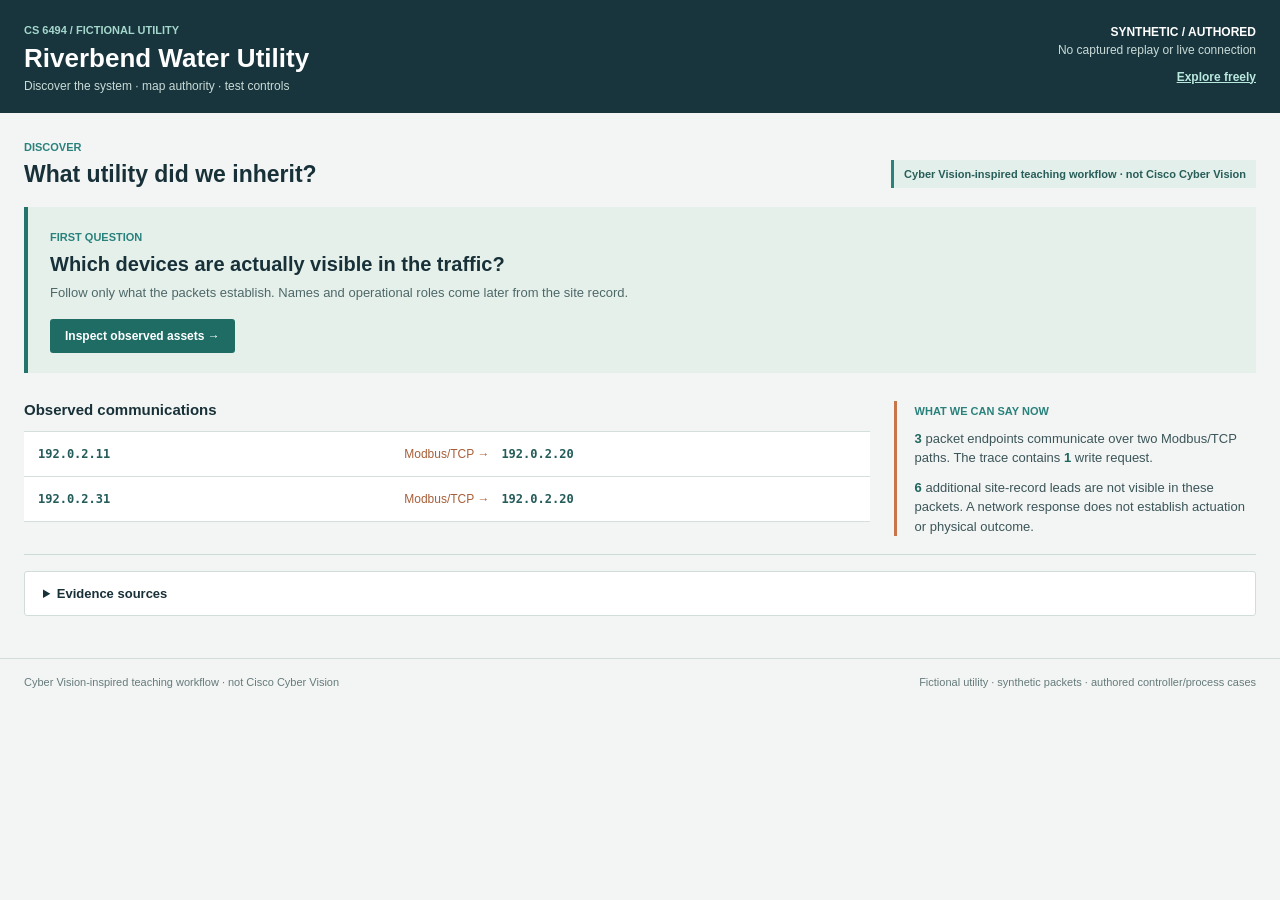
<file: labs/ctf-prep-workbench/index.html>
<!doctype html>
<html lang="en">
<head>
  <meta charset="utf-8">
  <meta name="viewport" content="width=device-width, initial-scale=1">
  <title>Utility OT Security Workbench | CS 6494</title>
  <link rel="stylesheet" href="static/app.css">
</head>
<body>
  <header class="topbar">
    <div class="brand"><span class="eyebrow">CS 6494 / FICTIONAL UTILITY</span><h1>Riverbend Water Utility</h1><p>Discover the system · map authority · test controls</p></div>
    <div class="header-status"><b>SYNTHETIC / AUTHORED</b><span>No captured replay or live connection</span><button type="button" id="explore-toggle" class="explore-toggle" aria-expanded="false" aria-controls="workbench-views">Explore freely</button></div>
  </header>
  <nav id="workbench-views" class="tabs" aria-label="Workbench views" hidden>
    <button type="button" data-view="overview" class="active">Discover</button>
    <button type="button" data-view="assets">Assets</button>
    <button type="button" data-view="communications">Interpret</button>
    <button type="button" data-view="assurance" disabled>Map</button>
    <button type="button" data-view="segmentation" disabled>Govern</button>
    <button type="button" data-view="challenge" disabled>Assumption Stress Test</button>
  </nav>
  <main>
    <section id="view-overview" class="view active">
      <div class="section-head"><div><span class="eyebrow">DISCOVER</span><h2>What utility did we inherit?</h2></div><span class="provenance-tag">Cyber Vision-inspired teaching workflow · not Cisco Cyber Vision</span></div>
      <div class="focus-task"><span class="eyebrow">FIRST QUESTION</span><h3>Which devices are actually visible in the traffic?</h3><p>Follow only what the packets establish. Names and operational roles come later from the site record.</p><button type="button" class="primary-action" data-open="assets">Inspect observed assets →</button></div>
      <div class="overview-evidence">
        <section class="overview-map" aria-label="Observed communications map"><h3>Observed communications</h3><div id="overview-flows"></div></section>
        <aside class="overview-finding"><span class="eyebrow">WHAT WE CAN SAY NOW</span><p><strong id="metric-observed">3</strong> packet endpoints communicate over two Modbus/TCP paths. The trace contains <strong id="metric-writes">1</strong> write request.</p><p><strong id="metric-leads">6</strong> additional site-record leads are not visible in these packets. A network response does not establish actuation or physical outcome.</p></aside>
      </div>
      <details class="disclosure"><summary>Evidence sources</summary><div class="evidence-row"><b>Packet trace</b><span>10 Modbus/TCP packets, TShark-decoded</span><em>Observed</em></div><div class="evidence-row"><b>Site record</b><span>Names, roles, process areas and six additional leads</span><em>Supplied</em></div><div class="evidence-row"><b>Controller + process</b><span>Authored exercise context; not yet opened</span><em>Withheld</em></div></details>
      <details id="site-layout" class="disclosure" hidden><summary>Site layout from supplied record</summary><div class="surface-head"><small id="map-status">Site layout withheld</small></div><div id="utility-chain" class="utility-chain"></div><p class="surface-note">The packet capture does not locate endpoints in the physical process.</p></details>
    </section>

    <section id="view-assets" class="view">
      <div class="section-head"><div><span class="eyebrow">DISCOVER / ASSETS</span><h2>Assets and evidence</h2></div><span class="provenance-tag">Packet IP/MAC/direction · supplied names and roles</span></div>
      <p class="focus-prompt"><b>QUESTION</b> Which endpoints are packet-observed, and which identities come only from the site record?</p>
      <div class="toolbar"><label>Find asset <input id="asset-search" type="search" placeholder="IP, ID, or name"></label><label>Show <select id="asset-filter"><option value="observed">Packet-observed only</option><option value="all">All available records</option></select></label><button type="button" id="open-manifest" class="secondary-action">Open site record</button><span id="manifest-status" class="toolbar-status">6 leads withheld</span></div>
      <div class="two-col inventory-layout"><section class="surface"><div class="table-scroll"><table><thead><tr><th>Endpoint / IP</th><th>Packet role</th><th>Site-record identity</th><th>Assigned group</th><th>Criticality</th></tr></thead><tbody id="asset-rows"></tbody></table></div></section><aside class="surface"><div class="surface-head"><h3>Asset sheet</h3><small id="selected-asset-id"></small></div><div id="asset-detail"></div></aside></div>
      <div class="action-band full"><p>Packet direction can suggest a communication role. The site record supplies names, process roles, and grouping suggestions, not verified identity.</p><button type="button" class="primary-action" data-open="communications">Inspect communications →</button></div>
    </section>

    <section id="view-communications" class="view">
      <div class="section-head"><div><span class="eyebrow">INTERPRET</span><h2>Communications</h2></div><span class="provenance-tag">Only packet-observed exchanges shown</span></div>
      <p class="focus-prompt"><b>QUESTION</b> Which observed request may change the process, and what does its response establish?</p>
      <div class="toolbar"><div class="segmented" role="group" aria-label="Map level"><button type="button" data-map-mode="assets" class="active">Assets</button><button type="button" data-map-mode="groups">Groups</button></div><label>Operation <select id="operation-filter"><option value="all">All</option><option value="write">Writes</option><option value="read">Reads</option></select></label><span class="toolbar-status">Modbus/TCP · 2 observed client-to-controller paths</span></div>
      <div class="two-col map-layout"><section class="surface"><div class="surface-head"><h3>Observed paths</h3><small>Select a path to inspect its packets</small></div><div id="flow-map" class="flow-list" aria-label="Observed Modbus communications"></div><p class="surface-note">Site-record-only leads are omitted. Direction and Modbus operation are packet-derived; process roles are supplied.</p></section><aside class="surface"><div class="surface-head"><h3>Path detail</h3></div><div id="edge-detail"></div></aside></div>
      <details class="disclosure"><summary>Full packet timeline · 10 records</summary><div class="table-scroll"><table><thead><tr><th>Packet</th><th>t + s</th><th>Source → destination</th><th>Operation</th><th>Register</th><th>Value</th></tr></thead><tbody id="traffic-rows"></tbody></table></div></details>
      <section class="surface candidate-surface"><div class="surface-head"><h3>Consequential candidate</h3><small>Choose one packet request</small></div><div class="candidate-controls"><label>Request<select id="candidate-packet"></select></label><button type="button" id="mark-candidate" class="primary-action">Mark candidate</button></div><div id="candidate-result" class="candidate-result" aria-live="polite"></div></section>
      <section id="claim-notebook" class="surface" hidden><div class="surface-head"><h3>Working claim</h3><small>Saved only in this browser</small></div><label class="note-label" for="claim">What can you claim from the packets now?</label><textarea id="claim" rows="3" placeholder="Cite packets. Separate protocol response from physical effect."></textarea><details class="disclosure note-disclosure"><summary>Falsifier, service test, and unknowns</summary><label class="note-label" for="falsifier">What evidence could falsify your claim?</label><textarea id="falsifier" rows="2"></textarea><label class="note-label" for="positive-test">What legitimate service should a control still allow?</label><textarea id="positive-test" rows="2"></textarea><label class="note-label" for="unknown">What remains unknown?</label><textarea id="unknown" rows="2"></textarea></details></section>
      <div class="action-band full"><p>Trace the selected operation through supplied controller context before placing a control.</p><button type="button" class="primary-action" id="open-assurance" disabled>Trace command path →</button></div>
    </section>

    <section id="view-segmentation" class="view">
      <div class="section-head"><div><span class="eyebrow">GOVERN</span><h2>Place and test controls</h2></div><span class="provenance-tag">What-if simulation · no switch policy applied</span></div>
      <p class="focus-prompt"><b>QUESTION</b> Can a network rule block the concerning operation without blocking legitimate service?</p>
      <div id="group-prereq" class="group-prereq" hidden><span>Assign groups to the observed requester and destination before testing a group rule.</span><button type="button" id="go-assign-groups" class="secondary-action">Assign groups</button></div>
      <section class="surface"><div class="surface-head"><h3>Proposed rule</h3><small>First match wins · default allow</small></div><form id="rule-form" class="rule-form"><label>Source group<select id="rule-source" required></select></label><label>Destination group<select id="rule-destination" required></select></label><label>Operation<select id="rule-operation" required><option value="" selected disabled>Choose operation</option><option value="write">Writes</option><option value="read">Reads</option><option value="any">Any</option></select></label><label>Action<select id="rule-action" required><option value="" selected disabled>Choose action</option><option value="deny">Deny</option><option value="allow">Allow</option></select></label><button type="submit" id="add-rule" class="primary-action">Test rule</button></form></section>
      <details class="disclosure"><summary>Current asset groups</summary><div id="group-summary" class="group-summary"></div></details>
      <details class="disclosure"><summary>Rule order</summary><div id="rule-list" class="rule-list"></div></details>
      <section class="surface"><div class="surface-head"><h3>Impact simulation</h3><small>Frozen requests plus one authored legitimate-service test</small></div><div id="simulation-rows" class="impact-list"></div><p class="surface-note">This compares network signatures only. A permitted request is not proof of safe actuation, and proposed rules do not change packet history.</p></section>
      <details class="disclosure"><summary>Other control boundaries</summary><div class="control-grid"><label><input type="checkbox" data-control="Detect"><strong>Detect</strong><small>Observe a write or unusual path.</small></label><label><input type="checkbox" data-control="Prevent"><strong>Prevent</strong><small>State-aware interlock before actuation.</small></label><label><input type="checkbox" data-control="Contain"><strong>Contain</strong><small>Independent protection after consequence.</small></label><label><input type="checkbox" data-control="Recover"><strong>Recover</strong><small>Verify safe state and useful service.</small></label></div></details>
      <div class="action-band full"><p>The same network signature can occur in a prohibited and a legitimate context. Stress-test the state assumption next.</p><button type="button" class="primary-action" id="open-challenge">Stress-test assumption →</button></div>
    </section>

    <section id="view-assurance" class="view">
      <div class="section-head"><div><span class="eyebrow">MAP</span><h2>What could this command reach?</h2></div><span class="provenance-tag authored">Supplied mapping + authored process context</span></div>
      <p class="focus-prompt"><b>QUESTION</b> Which links are packet-observed, supplied, authored, or still unverified?</p>
      <section class="surface"><div class="surface-head"><h3>Command-to-process path</h3><small>Protocol fact first; later links require other evidence</small></div><ol class="evidence-path"><li><span class="badge observed">OBSERVED #5</span><b>Requester 192.0.2.11 → FC06 write, target register 120, value 1</b><small>Packet fact: a write request reached the Modbus endpoint.</small></li><li><span class="badge supplied">SUPPLIED</span><b>Register 120 → Motor start request</b><small>Meaning comes from the authored controller register map, not the packet.</small></li><li><span class="badge authored">AUTHORED</span><b>StartRequest → FB_StartPermit → PermitStart</b><small>Illustrative Structured Text in this exercise; not compiled here.</small></li><li><span class="badge authored">AUTHORED</span><b>PermitStart → modeled motor output → flow / pressure</b><small>Fixed process replay, not observed actuation.</small></li><li><span class="badge assumed">UNVERIFIED</span><b>Physical effect on a real pump</b><small>No live device or independent physical measurement is connected.</small></li></ol></section>
      <details class="disclosure"><summary>Controller code and register map</summary><div class="two-col"><div><div class="surface-head"><h3>Register map</h3><small>Supplied, not packet-derived</small></div><div class="table-scroll"><table><thead><tr><th>Register</th><th>Meaning</th><th>Source</th></tr></thead><tbody id="register-rows"></tbody></table></div></div><div><div class="surface-head"><h3>Illustrative Structured Text</h3><small>Not compiled here</small></div><pre class="source"><code id="st-source"></code></pre></div></div></details>
      <div class="two-col"><section class="surface"><div class="surface-head"><h3>Fixed case replay</h3><small>Authored outcomes, not live telemetry</small></div><div id="case-picker" class="segmented case-picker" role="group" aria-label="Replay case"></div><div id="case-summary"></div></section><section class="surface"><div class="surface-head"><h3>Correlated evidence</h3></div><div id="case-timeline" class="event-list"></div></section></div>
      <div class="action-band full"><p>Compare the prohibited and legitimate modeled cases, then place and test a control.</p><button type="button" class="primary-action" id="open-segmentation">Test control placement →</button></div>
    </section>

    <section id="view-challenge" class="view">
      <div class="section-head"><div><span class="eyebrow">ASSUMPTION STRESS TEST / REVISE</span><h2>What changes when feedback is stale?</h2></div><span class="provenance-tag authored">Authored changed-assumption case</span></div>
      <p class="focus-prompt"><b>QUESTION</b> Which part of your claim fails when valve feedback is 30 seconds old, and what legitimate operation should still pass?</p>
      <div class="two-col"><section class="surface"><div class="surface-head"><h3>Stale valve feedback</h3></div><div class="challenge-facts"><div><small>Last reported valve</small><strong>OPEN</strong></div><div><small>Report age</small><strong>30 s</strong></div><div><small>Physical valve</small><strong>CLOSED</strong></div></div><div id="challenge-timeline" class="event-list"></div><p class="surface-note">An open-only interlock can fail when its input is stale. A freshness-aware check denies this case, but still needs a positive service test.</p></section><section class="surface"><div class="surface-head"><h3>Revise your claim</h3><small>Saved only in this browser</small></div><div class="original-claim"><small>YOUR EARLIER CLAIM</small><p id="original-claim">No working claim recorded yet.</p><button type="button" class="text-action" data-open="communications">Edit working claim</button></div><label class="note-label" for="challenge">Revised claim after the stress test</label><textarea id="challenge" rows="5" placeholder="What failed, what should be rechecked, and what remains unverified?"></textarea><div class="note-actions"><button type="button" id="export-notes" class="secondary-action">Download notes</button><button type="button" id="reset-notes" class="text-action">Clear local notes</button></div></section></div>
    </section>
  </main>
  <footer><span>Cyber Vision-inspired teaching workflow · not Cisco Cyber Vision</span><span>Fictional utility · synthetic packets · authored controller/process cases</span></footer>
  <script src="data/traffic.js"></script><script src="data/scenario.js"></script><script src="static/policy.js"></script><script src="static/app.js"></script>
</body>
</html>
</file>
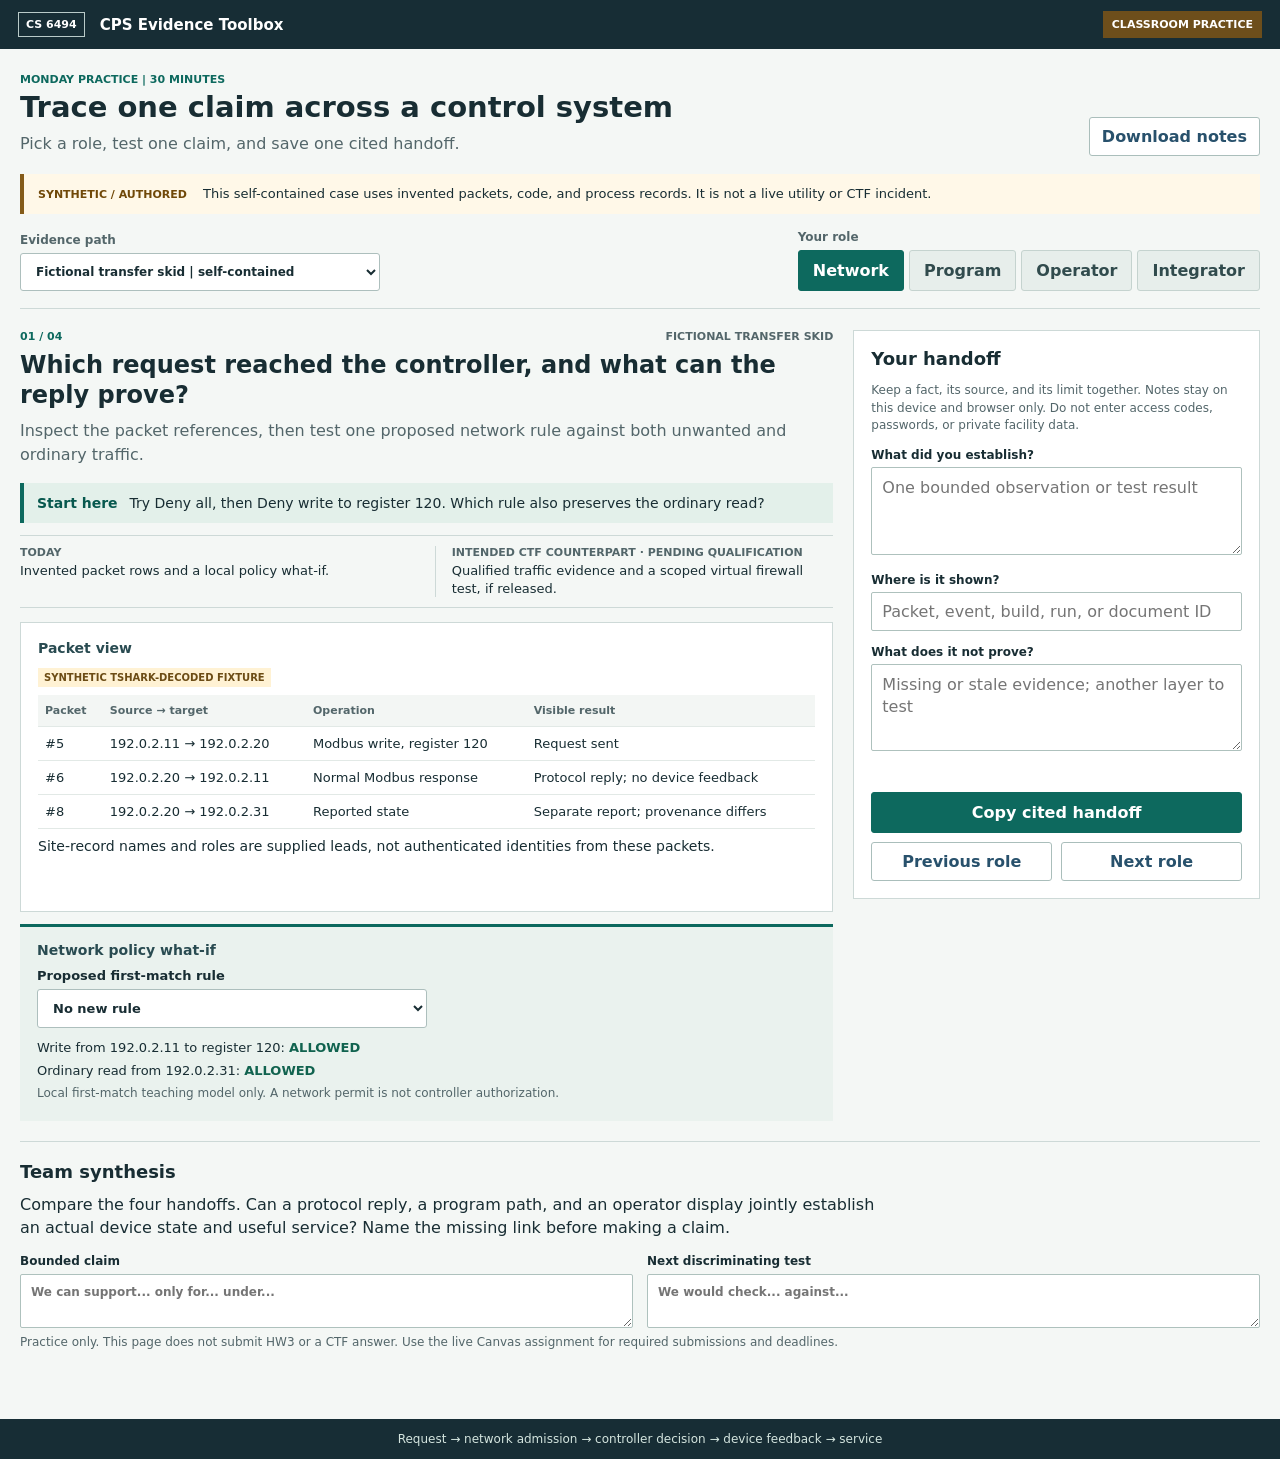
<file: docs/activities/role-toolbox/index.html>
<!doctype html>
<html lang="en">
<head>
  <meta charset="utf-8">
  <meta name="viewport" content="width=device-width, initial-scale=1">
  <meta http-equiv="Content-Security-Policy" content="default-src 'none'; script-src 'self'; style-src 'self'; img-src 'self'; connect-src 'none'; base-uri 'none'; form-action 'none'">
  <title>CS 6494 | CPS Evidence Toolbox</title>
  <link rel="stylesheet" href="styles.css">
  <link rel="stylesheet" href="visual.css">
  <script src="app.js" defer></script>
</head>
<body>
  <header class="topbar">
    <div class="brand"><span class="brand-mark">CS 6494</span><span>CPS Evidence Toolbox</span></div>
    <span class="mode">CLASSROOM PRACTICE</span>
  </header>
  <main>
    <div class="heading">
      <div>
        <p class="eyebrow">MONDAY PRACTICE | 30 MINUTES</p>
        <h1>Trace one claim across a control system</h1>
        <p class="intro">Pick a role, test one claim, and save one cited handoff.</p>
      </div>
      <button id="export" class="quiet" type="button" title="Download your local notes">Download notes</button>
    </div>

    <section class="source-band" aria-label="Evidence boundary">
      <strong id="source-label">SYNTHETIC / AUTHORED</strong>
      <span id="source-description">This self-contained case uses invented packets, code, and process records. It is not a live utility or CTF incident.</span>
    </section>

    <div class="selectors">
      <label for="implementation">Evidence path
        <select id="implementation">
          <option value="fixture">Fictional transfer skid | self-contained</option>
          <option value="hw3">HW3 OpenPLC | your live workspace</option>
          <option value="rockwell" disabled>Rockwell reference | awaiting staff release</option>
        </select>
      </label>
      <div class="role-picker"><span class="picker-label">Your role</span><div class="role-group" role="group" aria-label="Choose your role">
        <button type="button" data-role="network">Network</button>
        <button type="button" data-role="program">Program</button>
        <button type="button" data-role="operator">Operator</button>
        <button type="button" data-role="integrator">Integrator</button>
      </div></div>
    </div>

    <div class="workspace">
      <section class="main-pane" aria-labelledby="question">
        <div class="section-head"><span id="role-count">01 / 04</span><span id="case-badge">FICTIONAL TRANSFER SKID</span></div>
        <h2 id="question"></h2>
        <p id="instruction" class="instruction"></p>
        <p class="first-action"><strong>Start here</strong><span id="first-action"></span></p>
        <div class="bridge" aria-label="Practice and intended CTF counterpart">
          <div><span>Today</span><p id="today-tool"></p></div>
          <div><span>Intended CTF counterpart · pending qualification</span><p id="future-tool"></p></div>
        </div>
        <div id="artifact" class="artifact"></div>
        <div id="tool" class="tool"></div>
      </section>
      <aside class="handoff" aria-labelledby="handoff-heading">
        <h2 id="handoff-heading">Your handoff</h2>
        <p class="minor">Keep a fact, its source, and its limit together. Notes stay on this device and browser only. Do not enter access codes, passwords, or private facility data.</p>
        <label for="fact">What did you establish?</label>
        <textarea id="fact" rows="3" placeholder="One bounded observation or test result"></textarea>
        <label for="citation">Where is it shown?</label>
        <input id="citation" type="text" placeholder="Packet, event, build, run, or document ID">
        <label for="limit">What does it not prove?</label>
        <textarea id="limit" rows="3" placeholder="Missing or stale evidence; another layer to test"></textarea>
        <p id="saved" class="saved" role="status" aria-live="polite"></p>
        <button id="copy" class="primary" type="button">Copy cited handoff</button>
        <div class="handoff-bottom">
          <button id="previous" class="quiet" type="button">Previous role</button>
          <button id="next" class="quiet" type="button">Next role</button>
        </div>
      </aside>
    </div>

    <section class="finish" aria-labelledby="finish-heading">
      <h2 id="finish-heading">Team synthesis</h2>
      <p>Compare the four handoffs. Can a protocol reply, a program path, and an operator display jointly establish an actual device state and useful service? Name the missing link before making a claim.</p>
      <div class="claim-grid">
        <label for="team-claim">Bounded claim<textarea id="team-claim" rows="2" placeholder="We can support... only for... under..."></textarea></label>
        <label for="next-test">Next discriminating test<textarea id="next-test" rows="2" placeholder="We would check... against..."></textarea></label>
      </div>
      <p class="minor">Practice only. This page does not submit HW3 or a CTF answer. Use the live Canvas assignment for required submissions and deadlines.</p>
    </section>
  </main>
  <footer>Request &rarr; network admission &rarr; controller decision &rarr; device feedback &rarr; service</footer>
</body>
</html>
</file>
<file: labs/ctf-prep-workbench/static/app.css>
:root { color-scheme: light; font-family: Arial, Helvetica, sans-serif; color: #183038; background: #f2f5f3; }
* { box-sizing: border-box; }
body { margin: 0; }
button, input, select, textarea { font: inherit; }
button { cursor: pointer; }
button:disabled { cursor: not-allowed; opacity: .45; }
.topbar { min-height: 100px; padding: 20px max(24px, calc((100vw - 1480px)/2)); display: flex; align-items: center; justify-content: space-between; gap: 24px; background: #18343d; color: #fff; }
.eyebrow { font-size: 11px; font-weight: 800; letter-spacing: 0; color: #29817c; }
.topbar .eyebrow { color: #a5d8cd; }
h1, h2, h3, p { margin-top: 0; }
h1 { font-size: 26px; margin: 5px 0; }
h2 { font-size: 23px; margin: 6px 0 0; }
h3 { font-size: 15px; margin: 0; }
.brand p { color: #c9dbd7; margin: 0; font-size: 12px; }
.header-status { display: grid; gap: 4px; text-align: right; font-size: 12px; }
.header-status span { color: #c9dbd7; }
.explore-toggle { justify-self: end; margin-top: 4px; padding: 5px 0; border: 0; background: transparent; color: #b9e8de; font-size: 12px; font-weight: 700; text-decoration: underline; }
.explore-toggle:hover { color: #fff; }
.tabs { display: flex; overflow-x: auto; padding: 0 max(24px, calc((100vw - 1480px)/2)); border-bottom: 1px solid #cdd9d4; background: #fff; }
.tabs[hidden] { display: none; }
.tabs button { min-width: 140px; padding: 16px 14px; border: 0; border-bottom: 3px solid transparent; background: #fff; color: #597175; font-size: 13px; font-weight: 700; white-space: nowrap; }
.tabs button.active { color: #18343d; border-color: #d97848; }
.tabs button:not(:disabled):hover { background: #edf4f1; }
.tabs button[hidden] { display: none; }
main { max-width: 1528px; margin: auto; padding: 24px; }
.view { display: none; }
.view.active { display: block; }
.section-head { display: flex; justify-content: space-between; align-items: end; gap: 22px; margin-bottom: 19px; }
.provenance-tag { display: inline-block; padding: 8px 10px; border-left: 3px solid #2b827d; background: #e2efea; color: #285d59; font-size: 11px; font-weight: 700; }
.provenance-tag.authored { border-color: #c7764c; background: #f6ebe4; color: #885033; }
.metrics { display: grid; grid-template-columns: repeat(4, minmax(0,1fr)); border: 1px solid #d1ddd8; background: #fff; margin-bottom: 18px; }
.metrics div { min-height: 94px; padding: 17px 20px; border-right: 1px solid #dbe4df; }
.metrics div:last-child { border: 0; }
.metrics strong, .metrics span { display: block; }
.metrics strong { font-size: 27px; color: #1e675e; }
.metrics span { font-size: 12px; color: #587073; line-height: 1.35; }
.metrics.compact { display: flex; flex-wrap: wrap; margin: 0 0 18px; }
.metrics.compact div { display: flex; min-height: 52px; align-items: center; gap: 8px; padding: 11px 18px; }
.metrics.compact strong { font-size: 18px; }
.metrics.compact span { font-size: 12px; }
.focus-task { margin-bottom: 16px; padding: 20px 22px; border-left: 4px solid #24746b; background: #e5f0eb; }
.focus-task h3 { margin: 8px 0; font-size: 20px; }
.focus-task p { max-width: 720px; margin: 0 0 16px; color: #4e6868; font-size: 13px; line-height: 1.45; }
.overview-evidence { display: grid; grid-template-columns: minmax(0, 1.4fr) minmax(280px, .6fr); gap: 24px; padding: 12px 0 18px; border-bottom: 1px solid #cddbd5; }
.overview-map h3 { margin: 0 0 13px; }
.overview-flow { display: grid; grid-template-columns: minmax(0, 1fr) auto minmax(0, 1fr); gap: 12px; align-items: center; padding: 15px 14px; border-top: 1px solid #d5e0da; background: #fff; font-size: 12px; }
.overview-flow:last-child { border-bottom: 1px solid #d5e0da; }
.overview-flow code { overflow-wrap: anywhere; color: #245c5a; font-weight: 700; }
.overview-flow span { color: #a75f39; white-space: nowrap; }
.overview-finding { padding-left: 18px; border-left: 3px solid #c7764c; }
.overview-finding p { margin: 10px 0 0; font-size: 13px; line-height: 1.5; color: #3c5559; }
.overview-finding strong { color: #1e675e; }
.focus-prompt { margin: 0 0 18px; padding: 12px 15px; border-left: 3px solid #d67543; background: #f8eee8; font-size: 13px; line-height: 1.45; }
.focus-prompt b { margin-right: 8px; color: #8d4e2e; }
.disclosure { margin: 16px 0 18px; border: 1px solid #d1ddd8; border-radius: 3px; background: white; overflow: hidden; }
.disclosure[hidden] { display: none; }
.disclosure summary { padding: 14px 18px; cursor: pointer; font-size: 13px; font-weight: 700; }
.disclosure summary:hover { background: #eff5f1; }
.disclosure[open] summary { border-bottom: 1px solid #e3ebe7; }
.disclosure > .two-col { margin: 0; }
.view > .surface { margin-bottom: 18px; }
.two-col { display: grid; grid-template-columns: minmax(0, 1.55fr) minmax(320px, .85fr); gap: 18px; margin-bottom: 18px; align-items: start; }
.surface { min-width: 0; background: #fff; border: 1px solid #d1ddd8; border-radius: 3px; overflow: hidden; }
.surface-head { min-height: 49px; padding: 15px 18px; border-bottom: 1px solid #e3ebe7; display: flex; justify-content: space-between; gap: 10px; align-items: baseline; }
.surface-head small { color: #61787b; font-size: 11px; text-align: right; }
.surface-note { color: #617579; font-size: 12px; line-height: 1.45; margin: 0; padding: 14px 18px; }
.utility-chain { display: flex; overflow-x: auto; align-items: center; padding: 32px 20px; }
.chain-stage { min-width: 138px; min-height: 90px; border: 1px solid #bfd2cc; background: #f4f8f6; padding: 13px; }
.chain-stage small, .chain-stage b, .chain-stage span { display: block; }
.chain-stage small { color: #647d7c; font-size: 10px; }
.chain-stage b { margin: 5px 0; font-size: 13px; }
.chain-stage span { color: #64807b; font-size: 10px; line-height: 1.3; }
.chain-focus { border-color: #c37246; background: #f9eee8; }
.chain-arrow { color: #b66b46; font-size: 20px; padding: 0 7px; }
.evidence-row { display: grid; grid-template-columns: 95px 1fr 65px; align-items: center; gap: 12px; padding: 13px 18px; border-bottom: 1px solid #e9efec; font-size: 12px; }
.evidence-row b { font-size: 12px; }
.evidence-row span { color: #5b7072; line-height: 1.35; }
.evidence-row em { color: #31736c; font-size: 11px; font-style: normal; font-weight: 700; text-align: right; }
.action-band { padding: 18px; background: #f9eee7; border-left: 4px solid #d67543; }
.action-band.full { margin-top: 18px; display: flex; justify-content: space-between; align-items: center; gap: 18px; }
.action-band p { margin: 0 0 12px; line-height: 1.45; font-size: 14px; }
.action-band.full p { margin: 0; }
.primary-action, .secondary-action { max-width: 100%; border: 0; border-radius: 3px; padding: 10px 15px; font-size: 12px; font-weight: 700; text-align: center; overflow-wrap: anywhere; }
.primary-action { color: white; background: #1f6c65; }
.primary-action:hover { background: #185852; }
.secondary-action { color: #fff; background: #3f5e66; }
.text-action { border: 0; background: transparent; color: #3d6767; text-decoration: underline; padding: 10px; }
.toolbar { display: flex; align-items: end; flex-wrap: wrap; gap: 15px; margin-bottom: 14px; }
.toolbar label, .rule-form label, .sheet-block label { display: grid; gap: 5px; color: #5a7074; font-size: 11px; font-weight: 700; }
.toolbar input, .toolbar select, .rule-form select, .sheet-block select { min-height: 36px; border: 1px solid #b5c9c4; border-radius: 3px; background: white; color: #203c43; padding: 5px 8px; font-size: 12px; }
.toolbar input { width: 220px; }
.toolbar-status { padding-bottom: 10px; color: #64787b; font-size: 11px; }
.table-scroll { overflow-x: auto; }
table { width: 100%; border-collapse: collapse; font-size: 12px; }
th, td { padding: 11px 13px; border-bottom: 1px solid #edf1ef; text-align: left; vertical-align: top; white-space: nowrap; }
th { background: #f8faf9; color: #61777a; font-size: 10px; text-transform: uppercase; }
tbody tr:last-child td { border-bottom: 0; }
td small { display: block; margin-top: 5px; color: #667b7d; font-size: 11px; }
td code { color: #245c5a; }
.asset-row { cursor: pointer; }
.asset-row:hover, .asset-row.selected { background: #e8f3ee; }
.badge { display: inline-block; padding: 5px 7px; border-radius: 2px; font-size: 10px; font-weight: 700; white-space: nowrap; }
.badge.observed, .badge.allowed { color: #20634c; background: #e0efe6; }
.badge.supplied { color: #705c40; background: #eee9df; }
.badge.denied { color: #91452d; background: #f6e6df; }
.badge.authored { color: #86512f; background: #f6e9df; }
.badge.assumed { color: #6a557b; background: #eee9f2; }
.sheet-block { padding: 15px 18px; border-bottom: 1px solid #e8eeeb; }
.sheet-block:last-child { border: 0; }
.sheet-label { display: block; margin-bottom: 11px; color: #237267; font-size: 10px; font-weight: 800; letter-spacing: 0; }
.sheet-label.supplied-text { color: #9d6036; }
.sheet-block dl { display: grid; grid-template-columns: 85px minmax(0,1fr); gap: 7px; margin: 0; font-size: 12px; }
.sheet-block dt { color: #668082; }
.sheet-block dd { margin: 0; overflow-wrap: anywhere; }
.sheet-block p { font-size: 12px; line-height: 1.45; margin: 0 0 12px; color: #4e6568; }
.sheet-block label { margin: 10px 0; }
.segmented { display: flex; overflow-x: auto; }
.segmented button { min-width: 80px; padding: 9px 13px; border: 1px solid #b8cdc8; border-right: 0; color: #315d5a; background: white; white-space: nowrap; font-size: 12px; font-weight: 700; }
.segmented button:last-child { border-right: 1px solid #b8cdc8; }
.segmented button.active { background: #1f6c65; color: #fff; }
.flow-list { display: grid; }
.flow-item { width: 100%; min-height: 76px; display: grid; grid-template-columns: minmax(0,1fr) auto minmax(0,1fr); align-items: center; gap: 12px; padding: 14px 18px; border: 0; border-bottom: 1px solid #e3ebe7; background: #fff; color: #203c43; text-align: left; }
.flow-item:last-child { border-bottom: 0; }
.flow-item:hover, .flow-item.selected { background: #e8f3ee; }
.flow-item.selected { box-shadow: inset 4px 0 #2b827d; }
.flow-endpoint { min-width: 0; font: 700 13px ui-monospace, SFMono-Regular, Menlo, monospace; overflow-wrap: anywhere; }
.flow-direction { color: #a75f39; font-size: 19px; font-weight: 700; text-align: center; }
.flow-direction small { display: block; color: #6a7779; font-size: 10px; font-weight: 400; }
.edge-summary { padding: 18px; border-bottom: 1px solid #e8eeeb; }
.edge-summary b { font-size: 13px; }
.edge-summary p { font-size: 12px; line-height: 1.45; color: #5d7275; margin: 8px 0 0; }
.edge-packets div { display: grid; grid-template-columns: 36px 1fr; gap: 7px; padding: 10px 18px; border-bottom: 1px solid #eef1ef; font-size: 12px; }
.edge-packets div:last-child { border: 0; }
.edge-packets b { color: #aa603c; }
.candidate-surface { margin-top: 18px; }
.candidate-controls { display: flex; flex-wrap: wrap; align-items: end; gap: 12px; padding: 17px 18px 10px; }
.candidate-controls label { display: grid; gap: 5px; min-width: 210px; color: #5a7074; font-size: 11px; font-weight: 700; }
.candidate-controls select { min-height: 36px; border: 1px solid #b5c9c4; border-radius: 3px; padding: 5px 8px; background: #fff; color: #203c43; }
.candidate-result { padding: 4px 18px 15px; font-size: 12px; line-height: 1.5; }
.candidate-result p { margin: 9px 0; }
.candidate-result .surface-note { padding: 8px 0 0; }
.candidate-facts { display: grid; grid-template-columns: repeat(auto-fit,minmax(115px,1fr)); gap: 8px; padding: 11px 0; border-top: 1px solid #e3ebe7; }
.candidate-facts span { min-width: 0; overflow-wrap: anywhere; }
.candidate-facts b { display: block; margin-bottom: 3px; color: #627779; font-size: 10px; text-transform: uppercase; }
.note-disclosure { margin: 14px 18px 18px; }
.note-disclosure textarea { margin-bottom: 13px; }
.write-op { color: #b35933; font-weight: 700; }
.group-summary { display: grid; grid-template-columns: repeat(2,1fr); }
.group-summary div { padding: 15px 18px; border: 1px solid #edf1ee; }
.group-summary b, .group-summary span { display: block; }
.group-summary b { font-size: 13px; }
.group-summary span { margin-top: 6px; color: #65797b; font-size: 11px; line-height: 1.4; }
.rule-form { display: grid; grid-template-columns: repeat(2, minmax(0,1fr)); gap: 13px; padding: 18px; }
.rule-form button { align-self: end; }
.group-prereq { display: flex; justify-content: space-between; align-items: center; gap: 15px; margin-bottom: 16px; padding: 13px 16px; border-left: 3px solid #c7764c; background: #f6ebe4; color: #70482e; font-size: 13px; line-height: 1.4; }
.group-prereq[hidden], #claim-notebook[hidden] { display: none; }
.rule-list { min-height: 70px; }
.rule-item { display: grid; grid-template-columns: 115px 1fr 70px; gap: 12px; align-items: center; padding: 12px 18px; border-bottom: 1px solid #e9efec; font-size: 12px; }
.rule-item b { color: #a45636; }
.rule-item button { border: 0; background: transparent; color: #47706d; text-decoration: underline; }
.impact-list { display: grid; }
.impact-row { display: grid; grid-template-columns: minmax(0,1.25fr) minmax(0,1fr) auto; gap: 15px; align-items: center; padding: 13px 18px; border-bottom: 1px solid #e9efec; font-size: 12px; }
.impact-row:last-child { border-bottom: 0; }
.impact-row b, .impact-row small, .impact-verdict strong { display: block; }
.impact-row small { margin-top: 5px; color: #607779; line-height: 1.35; overflow-wrap: anywhere; }
.impact-verdict { display: flex; align-items: center; flex-wrap: wrap; gap: 7px; }
.impact-verdict strong { color: #3f6163; font-size: 12px; line-height: 1.35; }
.impact-verdict .service-blocked { color: #963f28; }
.impact-rule { color: #65797b; white-space: nowrap; }
.comparison { display: grid; grid-template-columns: repeat(2,1fr); gap: 18px; margin-bottom: 18px; }
.comparison div { border-left: 3px solid #2c7c76; background: #e6f1ec; padding: 16px; }
.comparison div + div { border-color: #d27544; background: #f8eee8; }
.comparison b { font-size: 13px; }
.comparison p { margin: 7px 0 0; font-size: 12px; color: #526a6a; line-height: 1.45; }
.evidence-path { margin: 0; padding: 0; list-style: none; }
.evidence-path li { display: grid; grid-template-columns: 94px minmax(0,1fr); align-items: baseline; gap: 5px 14px; padding: 13px 18px; border-bottom: 1px solid #e8eeeb; }
.evidence-path li:last-child { border-bottom: 0; }
.evidence-path .badge { width: max-content; max-width: 94px; grid-row: 1 / span 2; }
.evidence-path b { font-size: 12px; line-height: 1.45; }
.evidence-path small { color: #617579; font-size: 11px; line-height: 1.4; }
.source { margin: 0; padding: 19px; background: #1b3037; color: #e3f2ed; overflow-x: auto; font-size: 12px; line-height: 1.55; }
.case-picker { display: grid; grid-template-columns: repeat(3,minmax(0,1fr)); padding: 13px 18px; }
.case-picker button { min-width: 0; min-height: 45px; white-space: normal; }
.case-body { padding: 3px 18px 18px; }
.case-body b { display: block; margin: 10px 0; font-size: 14px; }
.case-body p { font-size: 12px; line-height: 1.45; margin: 6px 0; }
.case-body strong { color: #49706f; margin-right: 5px; }
.case-outcomes { display: flex; flex-wrap: wrap; gap: 8px; margin-top: 13px; }
.event-list { padding: 4px 0; }
.event { display: grid; grid-template-columns: 56px 78px 1fr; gap: 10px; padding: 12px 16px; border-bottom: 1px solid #eaf0ed; font-size: 11px; line-height: 1.45; }
.event:last-child { border: 0; }
.event time { color: #9d5d37; font-weight: 700; }
.event b { color: #326960; }
.control-grid { display: grid; grid-template-columns: repeat(4,1fr); }
.control-grid label { display: grid; grid-template-columns: 20px 1fr; gap: 4px 8px; padding: 17px; border-right: 1px solid #e7eeea; cursor: pointer; }
.control-grid label:last-child { border-right: 0; }
.control-grid input { grid-row: 1 / span 2; accent-color: #26736c; }
.control-grid strong { font-size: 12px; }
.control-grid small { color: #627779; line-height: 1.4; }
.challenge-facts { display: grid; grid-template-columns: repeat(3,1fr); }
.challenge-facts div { padding: 20px; border-right: 1px solid #e7eeea; }
.challenge-facts div:last-child { border: 0; }
.challenge-facts small, .challenge-facts strong { display: block; }
.challenge-facts small { color: #607779; }
.challenge-facts strong { margin-top: 6px; font-size: 19px; color: #a35234; }
.note-label { display: block; padding: 15px 18px 7px; font-size: 12px; font-weight: 700; }
textarea { display: block; width: calc(100% - 36px); margin: 0 18px; padding: 10px; border: 1px solid #b8ccc6; border-radius: 3px; resize: vertical; font-size: 13px; }
.note-actions { display: flex; align-items: center; gap: 8px; padding: 17px 18px; }
.original-claim { padding: 16px 18px; border-bottom: 1px solid #e8eeeb; }
.original-claim small { color: #637b7c; font-size: 10px; font-weight: 700; }
.original-claim p { margin: 8px 0 3px; color: #324f55; font-size: 12px; line-height: 1.45; overflow-wrap: anywhere; }
.original-claim .text-action { padding-left: 0; }
footer { display: flex; justify-content: space-between; gap: 15px; padding: 17px max(24px, calc((100vw - 1480px)/2)); border-top: 1px solid #d1ddd8; color: #667a7b; font-size: 11px; }
@media (max-width: 920px) { .two-col, .overview-evidence { grid-template-columns: 1fr; } .inventory-layout { grid-template-columns: 1fr; } .control-grid { grid-template-columns: repeat(2,1fr); } }
@media (max-width: 620px) {
  main { padding: 16px 12px; }
  .topbar { padding: 17px; align-items: start; }
  .header-status { font-size: 10px; }
  .header-status span { display: none; }
  .explore-toggle { font-size: 11px; }
  h1 { font-size: 21px; }
  h2 { font-size: 19px; }
  .tabs { padding: 0 8px; }
  .tabs button { min-width: 118px; padding: 14px 10px; }
  .section-head { display: block; }
  .provenance-tag { margin-top: 11px; }
  .overview-flow { grid-template-columns: 1fr; gap: 4px; }
  .overview-flow span { padding: 2px 0; }
  .overview-finding { padding-left: 12px; }
  .metrics.compact div { width: 100%; min-height: 42px; border-right: 0; border-bottom: 1px solid #dbe4df; }
  .metrics.compact div:last-child { border-bottom: 0; }
  .action-band.full { display: block; }
  .action-band.full p { margin-bottom: 12px; }
  .flow-item { grid-template-columns: minmax(0,1fr); gap: 4px; padding: 13px 16px; }
  .flow-direction { text-align: left; line-height: 1; }
  .flow-direction small { display: inline; margin-left: 7px; line-height: 1.3; }
  .candidate-controls { display: grid; }
  .candidate-controls label { min-width: 0; }
  .candidate-facts { grid-template-columns: repeat(2,minmax(0,1fr)); }
  .comparison, .group-summary, .control-grid, .rule-form { grid-template-columns: 1fr; }
  .group-prereq { display: grid; }
  .group-prereq .secondary-action { justify-self: start; }
  .impact-row { grid-template-columns: minmax(0,1fr); gap: 8px; }
  .impact-rule { white-space: normal; }
  .evidence-path li { grid-template-columns: minmax(0,1fr); }
  .evidence-path .badge { grid-row: auto; }
  .challenge-facts { grid-template-columns: 1fr; }
  .challenge-facts div { padding: 12px 18px; border-right: 0; border-bottom: 1px solid #e7eeea; }
  .challenge-facts strong { font-size: 15px; }
  .event { grid-template-columns: 50px 67px minmax(0,1fr); gap: 6px; padding: 9px; }
  .event span { overflow-wrap: anywhere; }
  .case-picker { grid-template-columns: 1fr; }
  .case-picker button { border-right: 1px solid #b8cdc8; border-bottom: 0; }
  .case-picker button:last-child { border-bottom: 1px solid #b8cdc8; }
  footer { display: block; padding: 18px; }
  footer span { display: block; margin-bottom: 5px; }
}
</file>
<file: docs/activities/role-toolbox/styles.css>
:root{--ink:#182d33;--muted:#53666a;--line:#cdd9d7;--paper:#f4f7f5;--white:#fff;--teal:#0d695e;--red:#a53f38;--amber:#845b19;--blue:#28516c}*{box-sizing:border-box}html{font-family:system-ui,-apple-system,BlinkMacSystemFont,"Segoe UI",sans-serif;color:var(--ink);background:var(--paper)}body{margin:0}button,select,input,textarea{font:inherit}button{cursor:pointer}button:focus-visible,select:focus-visible,input:focus-visible,textarea:focus-visible{outline:3px solid #d98b39;outline-offset:2px}.topbar{background:#172d35;color:#fff;display:flex;align-items:center;justify-content:space-between;gap:12px;padding:11px max(18px,calc((100% - 1320px)/2))}.brand{display:flex;align-items:center;gap:15px;font-size:15px;font-weight:650}.brand-mark{border:1px solid #b9cac8;padding:5px 7px;font-size:11px}.mode{font-size:11px;font-weight:750;color:#fff;background:#6d4e1b;padding:7px 9px}main{max-width:1360px;margin:auto;padding:24px 20px 34px}.heading{display:flex;justify-content:space-between;gap:20px;align-items:end;margin-bottom:18px}.eyebrow{color:var(--teal);font-weight:800;font-size:11px;margin:0 0 5px}.heading h1{font-size:29px;line-height:1.15;margin:0 0 8px}.intro{color:var(--muted);margin:0;line-height:1.45}.source-band{display:flex;align-items:baseline;gap:16px;border-left:4px solid var(--amber);background:#fff8e8;padding:11px 14px;margin-bottom:16px;font-size:13px;line-height:1.4}.source-band strong{white-space:nowrap;color:#704808;font-size:11px}.selectors{display:flex;align-items:end;justify-content:space-between;gap:18px;border-bottom:1px solid var(--line);padding-bottom:17px}.selectors label{display:grid;gap:6px;font-size:12px;font-weight:700;color:var(--muted);min-width:min(360px,100%)}select{border:1px solid #adbfbd;border-radius:3px;background:white;color:var(--ink);padding:10px 11px;max-width:100%}.role-group{display:flex;gap:5px;flex-wrap:wrap}.role-group button{background:#e7eeeb;border:1px solid #c5d3cf;color:#314b4d;border-radius:3px;padding:10px 14px;min-width:92px;font-weight:700}.role-group button[aria-pressed="true"]{background:var(--teal);border-color:var(--teal);color:#fff}.workspace{display:grid;grid-template-columns:minmax(0,1.7fr) minmax(300px,.85fr);gap:20px;margin-top:21px;align-items:start}.main-pane{min-width:0}.section-head{display:flex;justify-content:space-between;gap:12px;font-size:11px;font-weight:800;color:var(--teal);margin-bottom:7px}.section-head span:last-child{color:var(--muted)}h2{font-size:21px;line-height:1.25;margin:0 0 9px}.main-pane h2{font-size:24px}.instruction{color:var(--muted);margin:0 0 16px;line-height:1.5}.artifact{border:1px solid var(--line);background:var(--white);padding:17px;min-height:290px}.artifact h3,.tool h3{font-size:14px;margin:0 0 10px;color:#294b51}.artifact p,.tool p{line-height:1.48;margin:7px 0;font-size:14px}.artifact code,.tool code{font:13px/1.4 ui-monospace,SFMono-Regular,Consolas,monospace;background:#e9f0ed;padding:2px 4px;overflow-wrap:anywhere}.artifact pre{white-space:pre-wrap;overflow-wrap:anywhere;background:#18313a;color:#eef7f2;font:13px/1.45 ui-monospace,SFMono-Regular,Consolas,monospace;padding:13px;margin:10px 0}.artifact pre code{color:inherit;background:none;padding:0}.evidence-table{width:100%;border-collapse:collapse;font-size:13px}.evidence-table th,.evidence-table td{padding:9px 7px;text-align:left;border-bottom:1px solid #e2e9e6;vertical-align:top}.evidence-table th{font-size:11px;color:var(--muted);background:#f3f6f4}.mini-flow{display:flex;align-items:center;flex-wrap:wrap;gap:7px;margin:12px 0}.mini-flow span{border:1px solid #a9bdba;padding:10px 12px;background:#f1f7f4;font-weight:700;font-size:12px}.mini-flow i{color:var(--teal);font-style:normal}.evidence-tag{display:inline-block;color:#6c4c15;background:#fff2d4;padding:4px 6px;font-size:10px;font-weight:750;margin-bottom:8px}.tool{margin-top:12px;border-top:3px solid var(--teal);background:#eaf2ee;padding:15px 17px}.tool label{display:grid;gap:6px;font-size:13px;font-weight:700}.tool select{max-width:390px}.tool-output{margin-top:11px;line-height:1.45;font-size:13px}.tool-output div{margin:4px 0}.pass{color:#11634f;font-weight:750}.fail{color:#a33f37;font-weight:750}.warn{color:#76521e;font-weight:750}.handoff{border:1px solid var(--line);background:white;padding:17px;position:sticky;top:12px}.handoff h2{font-size:18px}.minor{font-size:12px;line-height:1.45;color:var(--muted)}.handoff label{font-size:12px;font-weight:750;display:block;margin:14px 0 5px}.handoff textarea,.handoff input,.finish textarea{width:100%;border:1px solid #aec1bd;border-radius:2px;padding:9px 10px;background:#fff;color:var(--ink);resize:vertical;line-height:1.4}.handoff input{height:39px}.saved{min-height:19px;color:var(--teal);font-size:12px;margin:9px 0}.primary{width:100%;background:var(--teal);color:white;border:1px solid var(--teal);padding:10px 14px;border-radius:3px;font-weight:700}.quiet{background:white;color:var(--blue);border:1px solid #aabebb;padding:9px 12px;border-radius:3px;font-weight:700}.handoff-bottom{display:flex;justify-content:space-between;gap:9px;margin-top:9px}.handoff-bottom .quiet{flex:1}.finish{margin-top:20px;border-top:1px solid var(--line);padding:19px 0}.finish h2{font-size:18px}.finish>p{max-width:860px;line-height:1.45;margin:6px 0 15px}.claim-grid{display:grid;grid-template-columns:1fr 1fr;gap:14px}.claim-grid label{font-size:12px;font-weight:700}.claim-grid textarea{display:block;margin-top:6px}footer{background:#172d35;color:#d4e5df;padding:13px 20px;text-align:center;font-size:12px}a{color:#0b6058;font-weight:700}@media(max-width:900px){.selectors{align-items:stretch;flex-direction:column}.workspace{grid-template-columns:1fr}.handoff{position:static}.heading{align-items:start}.role-group button{flex:1}.source-band{display:block}.source-band strong{display:block;margin-bottom:4px}}@media(max-width:600px){main{padding:18px 14px}.heading{display:block}.heading .quiet{margin-top:14px}.heading h1{font-size:24px}.role-group{display:grid;grid-template-columns:1fr 1fr}.claim-grid{grid-template-columns:1fr}.artifact{padding:13px}.evidence-table{font-size:11px}.evidence-table th,.evidence-table td{padding:7px 4px}}
</file>
<file: docs/activities/role-toolbox/visual.css>
.process-figure {
  display: block;
  width: 100%;
  height: auto;
  border: 1px solid #cdd9d7;
  margin: 10px 0;
}

.role-picker { display: grid; gap: 6px; }
.picker-label { color: var(--muted); font-size: 12px; font-weight: 700; }
.first-action {
  display: flex;
  gap: 12px;
  align-items: baseline;
  padding: 10px 13px;
  margin: 0 0 12px;
  background: #e3f0ea;
  border-left: 4px solid var(--teal);
  font-size: 14px;
  line-height: 1.45;
}
.first-action strong { flex: none; color: #07584e; }
.bridge {
  display: grid;
  grid-template-columns: 1fr 1fr;
  gap: 16px;
  margin-bottom: 14px;
  border-top: 1px solid var(--line);
  border-bottom: 1px solid var(--line);
  padding: 10px 0;
}
.bridge span {
  display: block;
  color: var(--muted);
  font-size: 11px;
  font-weight: 800;
  text-transform: uppercase;
}
.bridge p { margin: 3px 0 0; font-size: 13px; line-height: 1.35; }
.bridge div:last-child { border-left: 1px solid var(--line); padding-left: 16px; }

@media (max-width: 600px) {
  .first-action { display: block; }
  .first-action strong { display: block; margin-bottom: 3px; }
  .bridge { gap: 10px; }
  .bridge div:last-child { padding-left: 10px; }
  .evidence-table { font-size: 12px; }
}

@media (max-width: 380px) {
  .bridge { grid-template-columns: 1fr; }
  .bridge div:last-child { border-left: 0; border-top: 1px solid var(--line); padding: 8px 0 0; }
  .evidence-table thead { display: none; }
  .evidence-table tbody, .evidence-table tr { display: block; }
  .evidence-table tr { padding: 6px 0; border-bottom: 1px solid var(--line); }
  .evidence-table td {
    display: grid;
    grid-template-columns: 82px minmax(0, 1fr);
    gap: 6px;
    padding: 3px 0;
    border: 0;
    overflow-wrap: anywhere;
  }
  .evidence-table td::before { color: var(--muted); font-weight: 750; }
  .packet-table td:nth-child(1)::before { content: "Packet"; }
  .packet-table td:nth-child(2)::before { content: "Route"; }
  .packet-table td:nth-child(3)::before { content: "Operation"; }
  .packet-table td:nth-child(4)::before { content: "Result"; }
  .event-table td:nth-child(1)::before { content: "Time"; }
  .event-table td:nth-child(2)::before { content: "Record"; }
  .event-table td:nth-child(3)::before { content: "Boundary"; }
}
</file>
